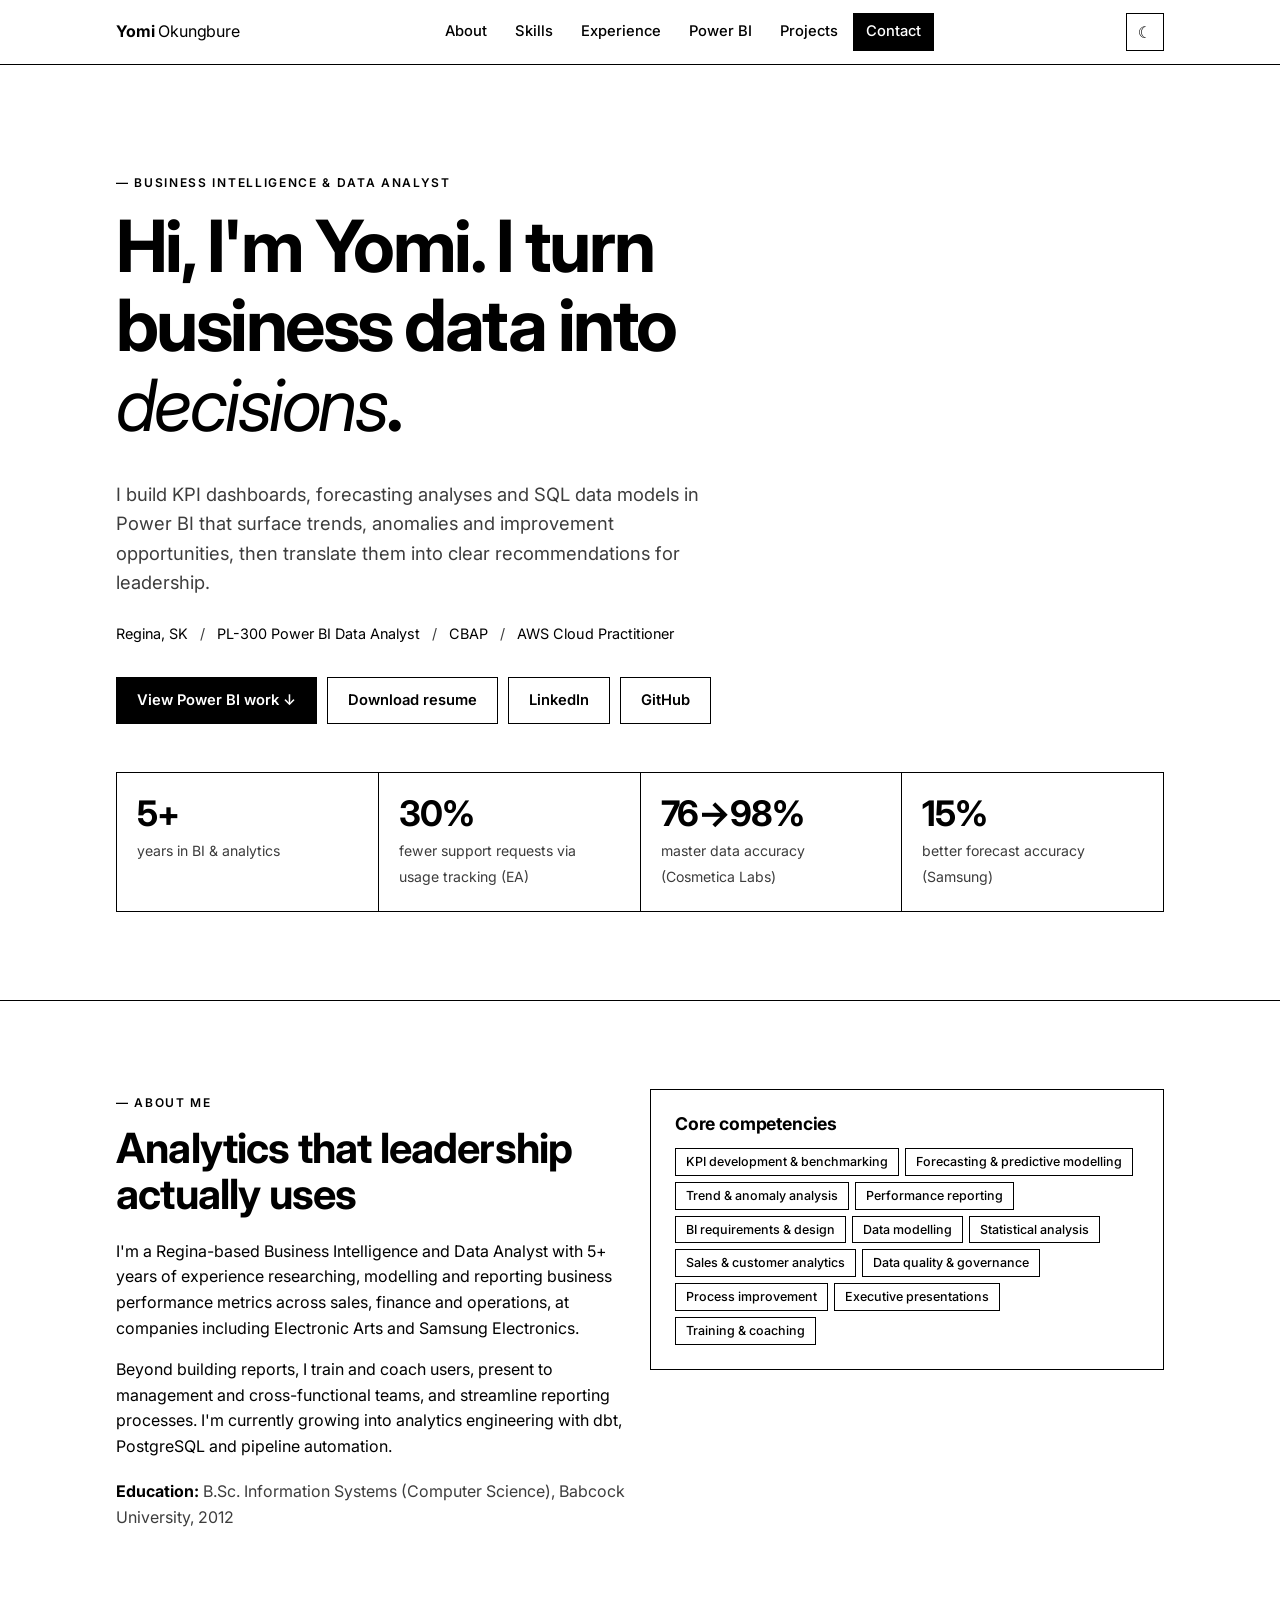
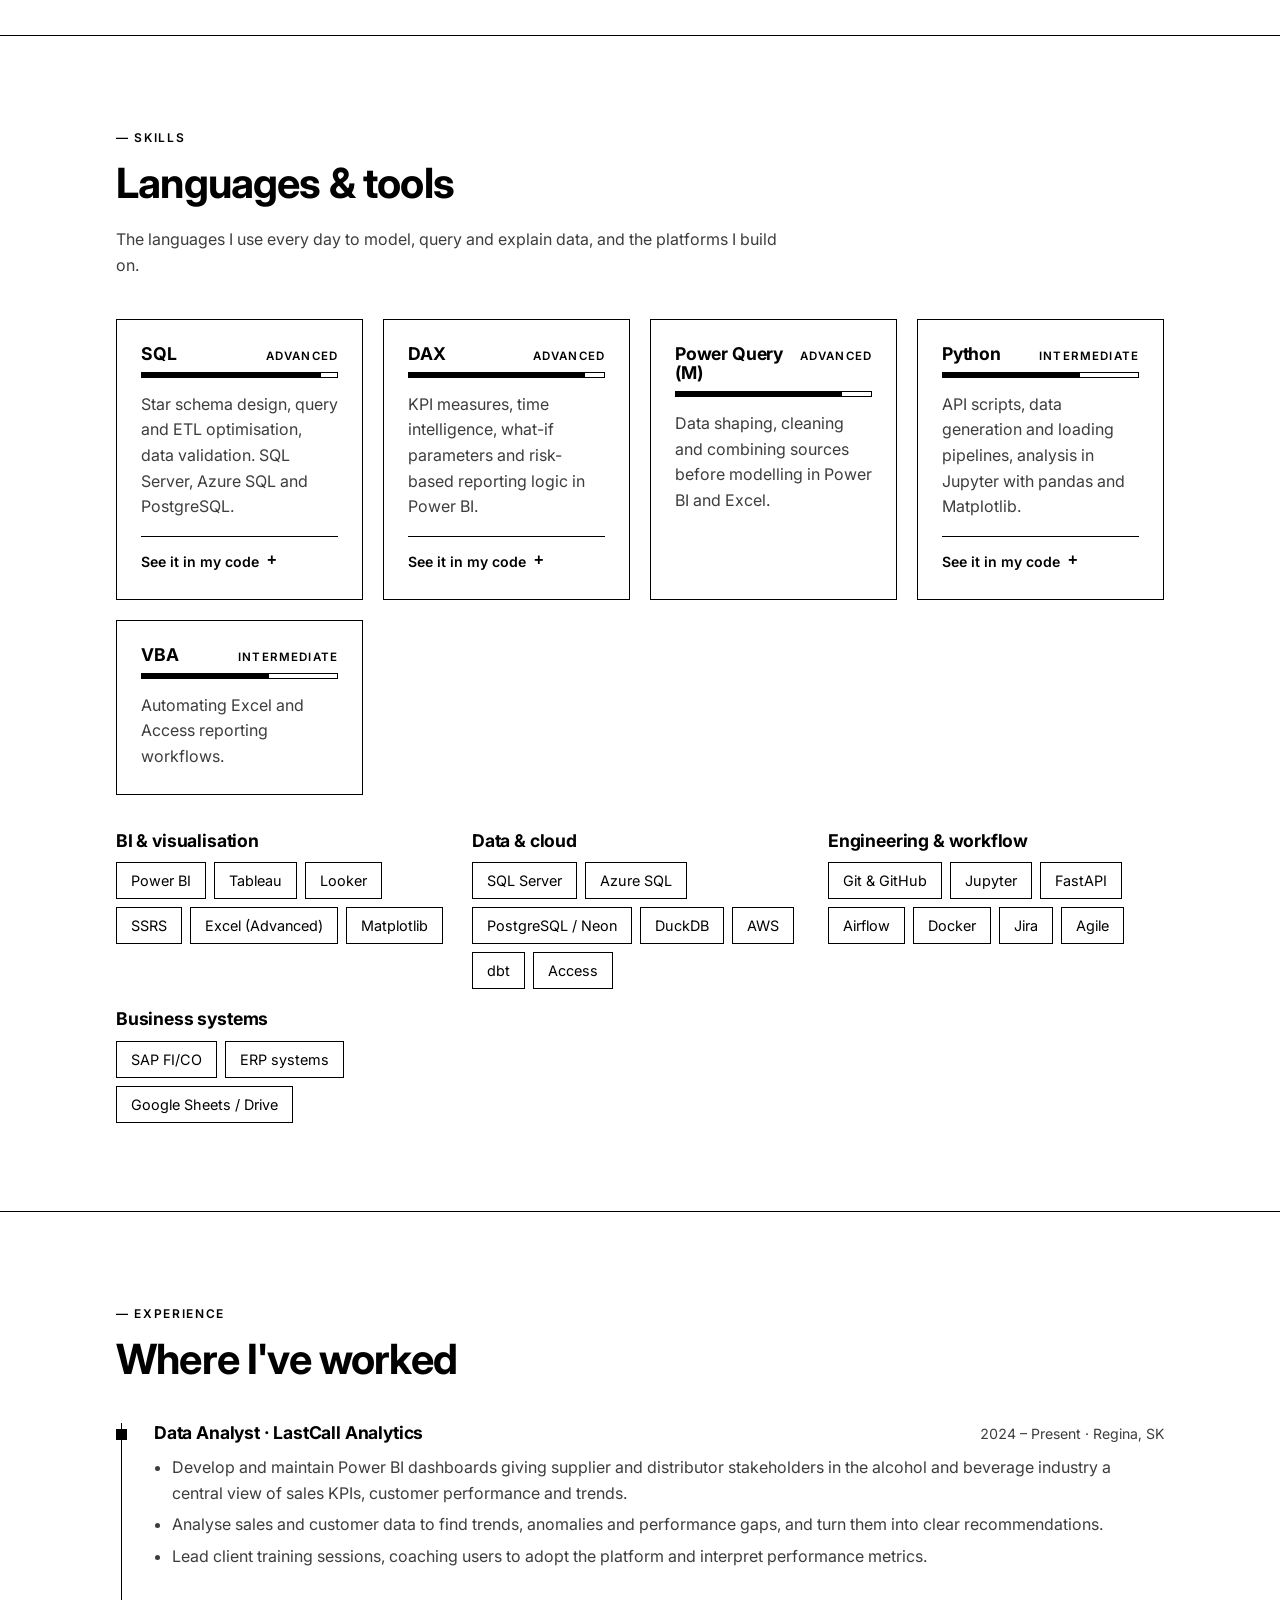
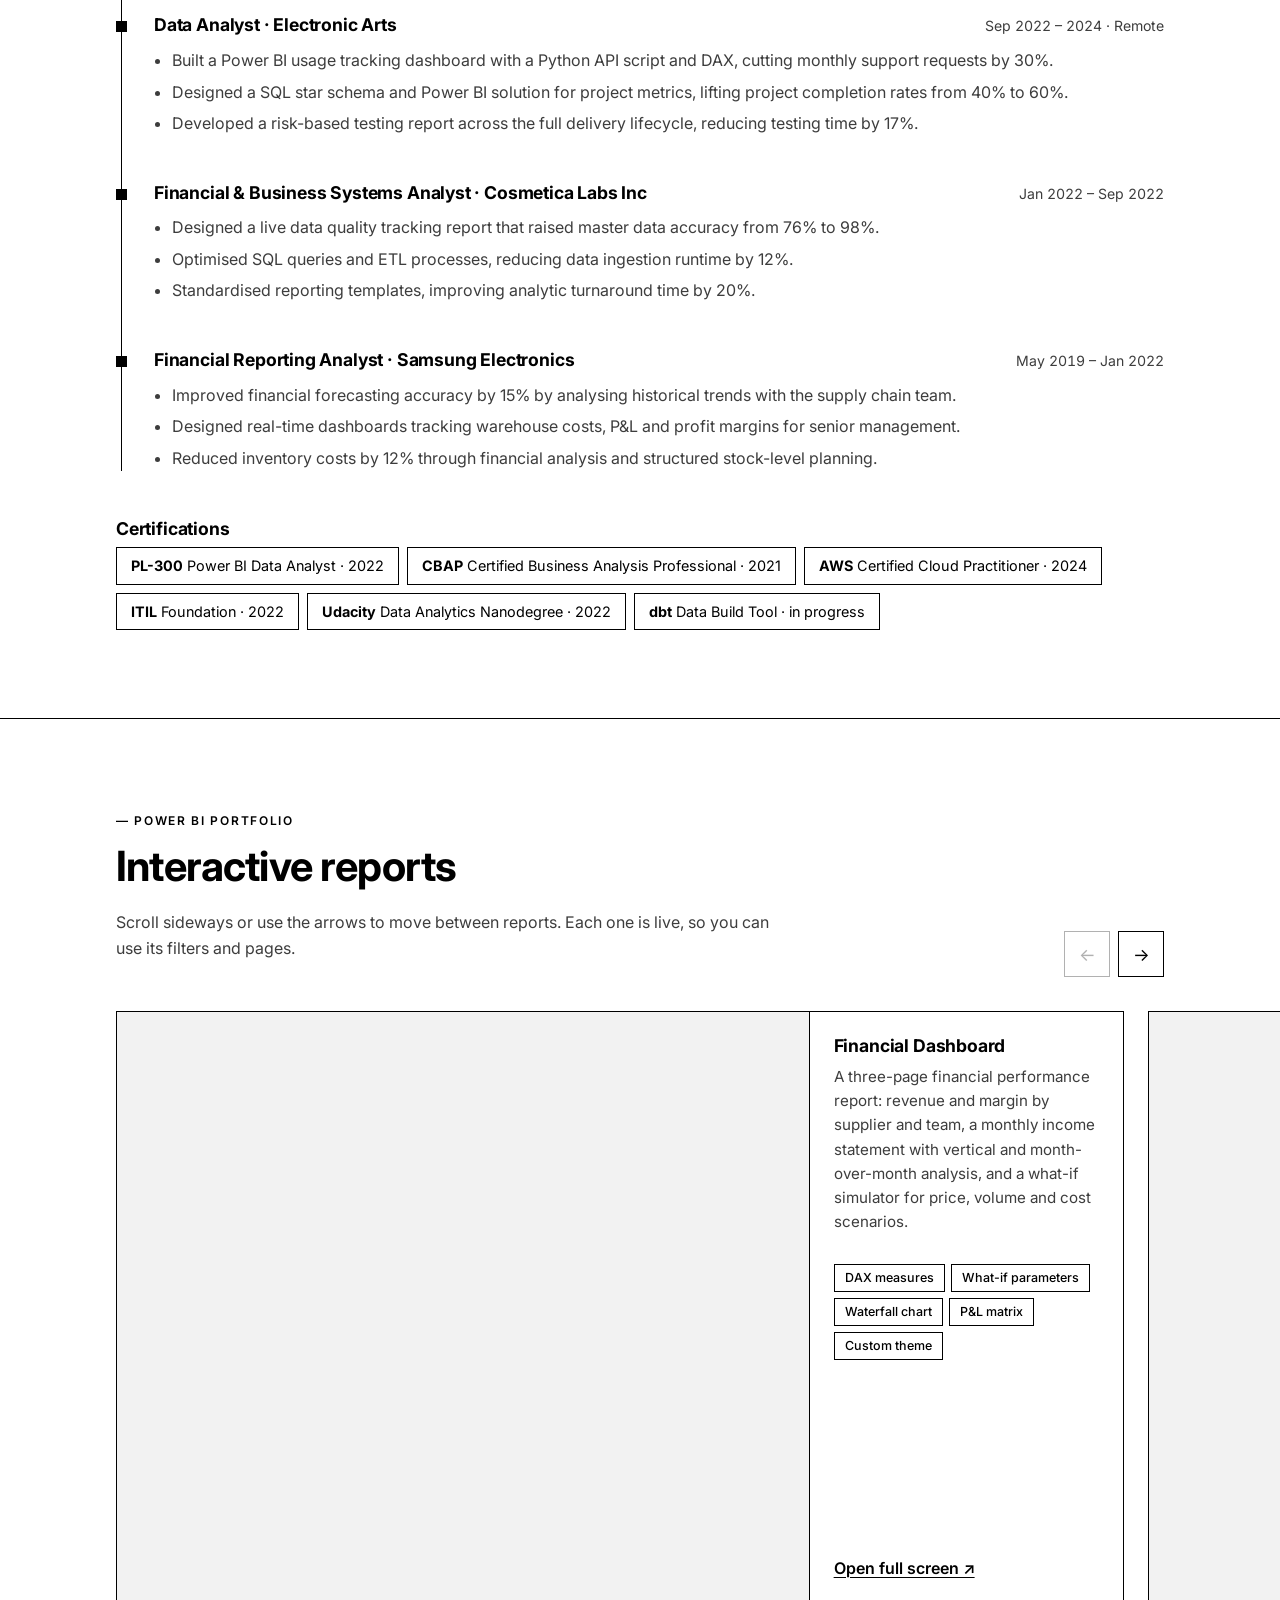
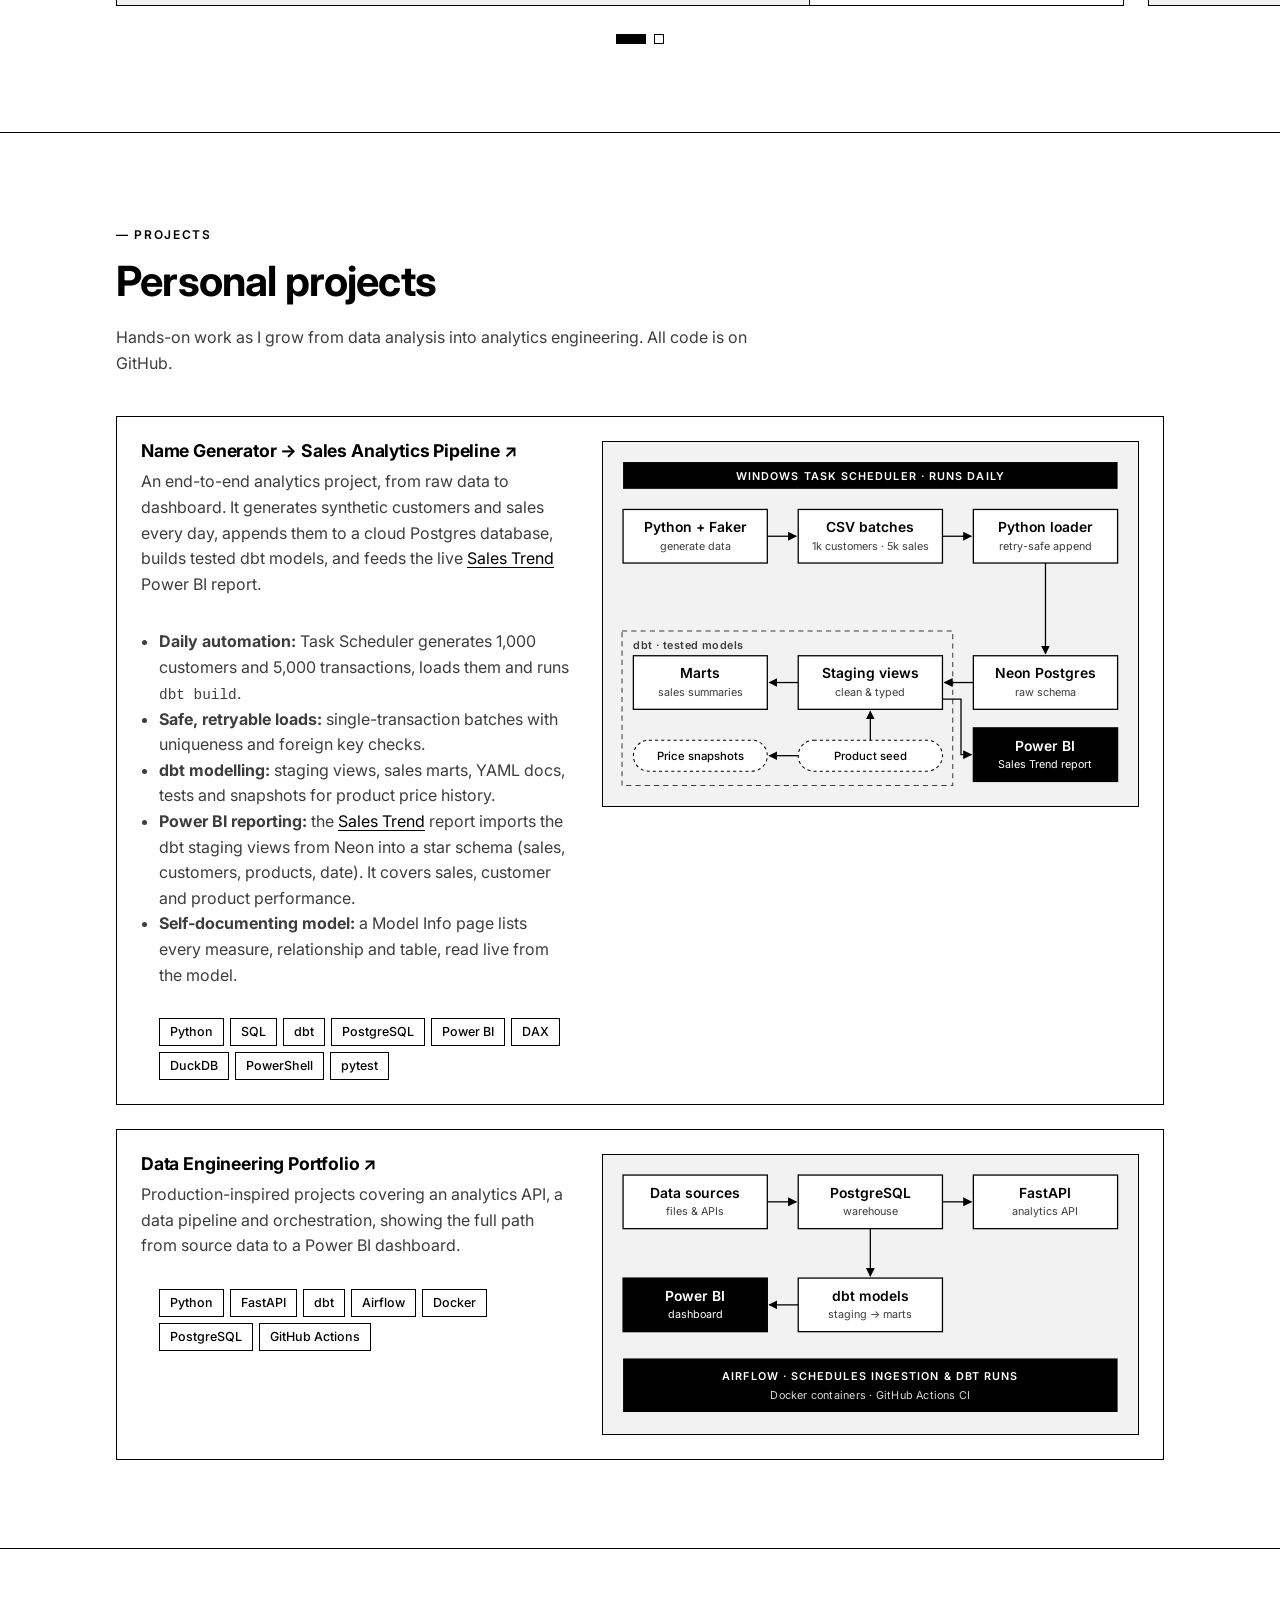
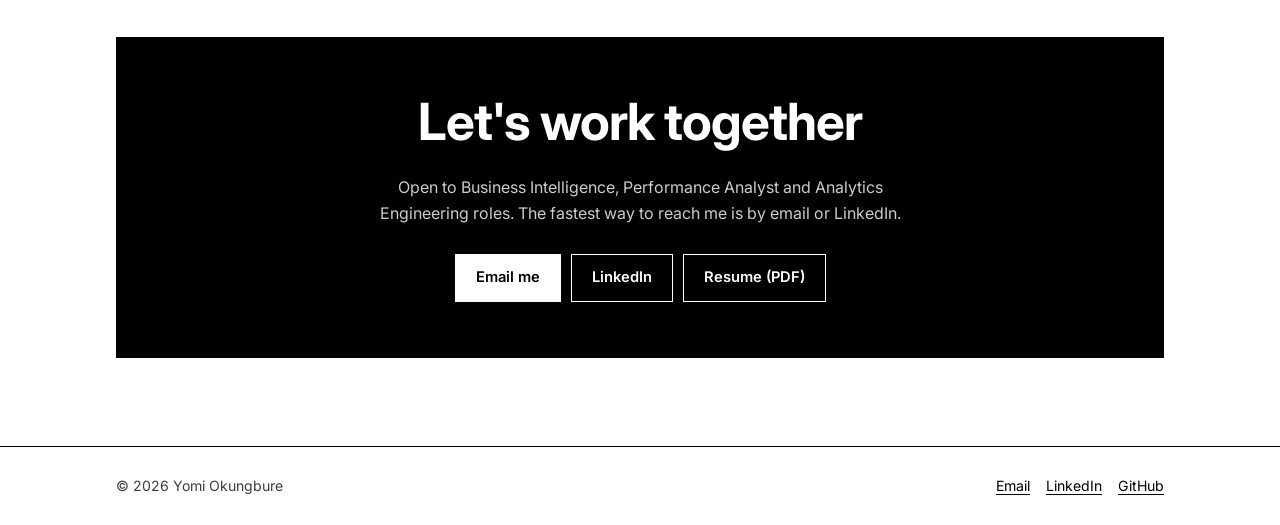
<file: index.html>
<!doctype html>
<html lang="en">
<head>
  <meta charset="utf-8">
  <meta name="viewport" content="width=device-width, initial-scale=1">
  <title>Yomi Okungbure | Business Intelligence & Data Analyst</title>
  <meta name="description" content="Regina-based Business Intelligence and Data Analyst with 5+ years building Power BI dashboards, SQL data models and forecasting analyses.">
  <meta property="og:title" content="Yomi Okungbure | Business Intelligence & Data Analyst">
  <meta property="og:description" content="Power BI dashboards, SQL data models, KPI benchmarking and forecasting.">
  <meta property="og:image" content="assets/img/financial-dashboard.jpg">
  <link rel="preconnect" href="https://fonts.googleapis.com">
  <link rel="preconnect" href="https://fonts.gstatic.com" crossorigin>
  <link href="https://fonts.googleapis.com/css2?family=Inter:wght@400;500;600;700&display=swap" rel="stylesheet">
  <link rel="stylesheet" href="assets/css/style.css">
  <script src="assets/js/main.js"></script>
</head>
<body>
  <header class="site-header">
    <div class="container nav">
      <a class="brand" href="#top">Yomi <span>Okungbure</span></a>
      <ul class="nav-links">
        <li><a href="#about">About</a></li>
        <li><a href="#skills">Skills</a></li>
        <li><a href="#experience">Experience</a></li>
        <li><a href="#powerbi">Power BI</a></li>
        <li><a href="#projects">Projects</a></li>
        <li><a href="#contact">Contact</a></li>
      </ul>
      <div class="nav-right">
        <button class="icon-btn" data-theme-toggle aria-label="Toggle dark mode">☾</button>
        <button class="icon-btn menu-btn" data-menu-toggle aria-label="Open menu" aria-expanded="false">☰</button>
      </div>
    </div>
  </header>

  <main id="top">
    <!-- ===================== HERO ===================== -->
    <section class="hero">
      <div class="container">
        <span class="eyebrow">Business Intelligence &amp; Data Analyst</span>
        <h1>Hi, I'm Yomi. I turn business data into <span>decisions</span>.</h1>
        <p class="lead">
          I build KPI dashboards, forecasting analyses and SQL data models in Power BI that surface trends,
          anomalies and improvement opportunities, then translate them into clear recommendations for leadership.
        </p>
        <div class="hero-meta">
          <span>Regina, SK</span>
          <span>PL-300 Power BI Data Analyst</span>
          <span>CBAP</span>
          <span>AWS Cloud Practitioner</span>
        </div>
        <div class="btn-row">
          <a class="btn btn-primary" href="#powerbi">View Power BI work ↓</a>
          <a class="btn" href="assets/Yomi_Okungbure_Resume.pdf" target="_blank" rel="noopener">Download resume</a>
          <a class="btn" href="https://www.linkedin.com/in/yomi-okungbure/" target="_blank" rel="noopener">LinkedIn</a>
          <a class="btn" href="https://github.com/BOkungbure" target="_blank" rel="noopener">GitHub</a>
        </div>
        <div class="stats" style="margin-top:48px">
          <div class="stat"><b>5+</b><span>years in BI &amp; analytics</span></div>
          <div class="stat"><b>30%</b><span>fewer support requests via usage tracking (EA)</span></div>
          <div class="stat"><b>76→98%</b><span>master data accuracy (Cosmetica Labs)</span></div>
          <div class="stat"><b>15%</b><span>better forecast accuracy (Samsung)</span></div>
        </div>
      </div>
    </section>

    <!-- ===================== ABOUT ===================== -->
    <section id="about">
      <div class="container grid grid-2" style="align-items:start">
        <div>
          <span class="eyebrow">About me</span>
          <h2>Analytics that leadership actually uses</h2>
          <p>
            I'm a Regina-based Business Intelligence and Data Analyst with 5+ years of experience researching,
            modelling and reporting business performance metrics across sales, finance and operations, at
            companies including Electronic Arts and Samsung Electronics.
          </p>
          <p>
            Beyond building reports, I train and coach users, present to management and cross-functional teams,
            and streamline reporting processes. I'm currently growing into analytics engineering with dbt,
            PostgreSQL and pipeline automation.
          </p>
          <p class="muted" style="margin-top:20px">
            <b style="color:var(--text)">Education:</b> B.Sc. Information Systems (Computer Science), Babcock University, 2012
          </p>
        </div>
        <div class="card">
          <h3>Core competencies</h3>
          <ul class="tags">
            <li>KPI development &amp; benchmarking</li>
            <li>Forecasting &amp; predictive modelling</li>
            <li>Trend &amp; anomaly analysis</li>
            <li>Performance reporting</li>
            <li>BI requirements &amp; design</li>
            <li>Data modelling</li>
            <li>Statistical analysis</li>
            <li>Sales &amp; customer analytics</li>
            <li>Data quality &amp; governance</li>
            <li>Process improvement</li>
            <li>Executive presentations</li>
            <li>Training &amp; coaching</li>
          </ul>
        </div>
      </div>
    </section>

    <!-- ===================== SKILLS ===================== -->
    <section id="skills">
      <div class="container">
        <div class="section-head">
          <span class="eyebrow">Skills</span>
          <h2>Languages &amp; tools</h2>
          <p class="muted">The languages I use every day to model, query and explain data, and the platforms I build on.</p>
        </div>
        <!-- To edit: change the level text and the meter width (e.g. style="width:90%"). -->
        <div class="grid grid-3">
          <article class="card skill-card">
            <h3>SQL <span class="level">Advanced</span></h3>
            <div class="meter"><i style="width:92%"></i></div>
            <p class="muted">Star schema design, query and ETL optimisation, data validation. SQL Server, Azure SQL and PostgreSQL.</p>
            <details class="snippet">
              <summary>See it in my code</summary>
              <p class="snippet-cap">A dbt mart that rolls each customer's full purchase history into one row: lifetime value, order count and first and last order dates.<span class="muted"> Lightly trimmed for length.</span></p>
<pre><code data-lang="sql">-- Mart: one row per customer, powering "top customers" reporting.
with customer_sales as (
    select * from {{ ref('customer_sales') }}
)

select
    user_id,
    full_name,
    state,
    count(transaction_id)          as transaction_count,
    sum(quantity)                  as total_items_purchased,
    round(sum(total_amount), 2)    as lifetime_value,
    round(avg(total_amount), 2)    as avg_order_value,
    min(order_date)                as first_order_date,
    max(order_date)                as last_order_date
from customer_sales
group by 1, 2, 3
order by lifetime_value desc</code></pre>
              <a class="snippet-link" href="https://github.com/BOkungbure/name_generator_duckdb/blob/main/models/marts/customer_sales_summary.sql" target="_blank" rel="noopener">customer_sales_summary.sql on GitHub ↗</a>
            </details>
          </article>
          <article class="card skill-card">
            <h3>DAX <span class="level">Advanced</span></h3>
            <div class="meter"><i style="width:90%"></i></div>
            <p class="muted">KPI measures, time intelligence, what-if parameters and risk-based reporting logic in Power BI.</p>
            <details class="snippet">
              <summary>See it in my code</summary>
              <p class="snippet-cap">From my Financial Dashboard. One measure drives the whole income statement: detail rows show operating income, and subtotal rows show a running total down the P&amp;L. A second measure adds month-over-month change.<span class="muted"> Lightly trimmed for length.</span></p>
<pre><code data-lang="dax">P&amp;L Amount =
VAR vRT =
    CALCULATE (
        [Operating Income],
        FILTER (
            ALL ( dAccountHeader ),
            dAccountHeader[HeaderID] &lt;= MAX ( dAccountHeader[HeaderID] )
        )
    )
VAR vSubTotal = MAX ( dAccountHeader[Subtotal] )
VAR vSubHeaderScope = ISINSCOPE ( dAccount[Subheader Account] )
RETURN
    SWITCH (
        vSubTotal,
        0, [Operating Income],
        1, IF ( vSubHeaderScope, BLANK (), vRT ),
        BLANK ()
    )

MoM Change % =
VAR vPrevMonth =
    CALCULATE ( [P&amp;L Amount], DATEADD ( 'Date'[Date], -1, MONTH ) )
RETURN
    DIVIDE ( [P&amp;L Amount] - vPrevMonth, ABS ( vPrevMonth ) )</code></pre>
              <a class="snippet-link" href="#powerbi">See these measures in the live report ↓</a>
            </details>
          </article>
          <article class="card skill-card">
            <h3>Power Query (M) <span class="level">Advanced</span></h3>
            <div class="meter"><i style="width:85%"></i></div>
            <p class="muted">Data shaping, cleaning and combining sources before modelling in Power BI and Excel.</p>
          </article>
          <article class="card skill-card">
            <h3>Python <span class="level">Intermediate</span></h3>
            <div class="meter"><i style="width:70%"></i></div>
            <p class="muted">API scripts, data generation and loading pipelines, analysis in Jupyter with pandas and Matplotlib.</p>
            <details class="snippet">
              <summary>See it in my code</summary>
              <p class="snippet-cap">The daily loader makes each run safe to repeat. If a batch is already loaded, it skips it. If a half-loaded batch doesn't match, it stops rather than mixing data. Everything runs in one database transaction.<span class="muted"> Lightly trimmed for length.</span></p>
<pre><code data-lang="python">with psycopg.connect(**_connection_settings()) as connection:
    with connection.cursor() as cursor:
        _ensure_raw_tables(cursor)
        cursor.execute(
            """
            SELECT
                (SELECT count(*) FROM raw.names WHERE source_batch_id = %s),
                (SELECT count(*) FROM raw.sales_transactions WHERE source_batch_id = %s)
            """,
            (batch_date, batch_date),
        )
        existing_names, existing_transactions = cursor.fetchone()
        if existing_names or existing_transactions:
            if (existing_names, existing_transactions) == (len(names), len(transactions)):
                print(f"Batch {batch_date} already loaded; skipping.")
                return
            raise RuntimeError(
                f"Batch {batch_date} exists with different row counts. No rows were loaded."
            )

        cursor.executemany(
            f"""
            INSERT INTO raw.names ({", ".join(NAME_COLUMNS)})
            VALUES ({name_placeholders})
            ON CONFLICT (source_batch_id, source_row_number) DO NOTHING
            """,
            names,
        )</code></pre>
              <a class="snippet-link" href="https://github.com/BOkungbure/name_generator_duckdb/blob/main/scripts/load_to_neon.py#L162-L218" target="_blank" rel="noopener">load_to_neon.py on GitHub ↗</a>
            </details>
          </article>
          <article class="card skill-card">
            <h3>VBA <span class="level">Intermediate</span></h3>
            <div class="meter"><i style="width:65%"></i></div>
            <p class="muted">Automating Excel and Access reporting workflows.</p>
          </article>
        </div>

        <div class="grid grid-2" style="margin-top:36px">
          <div class="chip-group">
            <h3>BI &amp; visualisation</h3>
            <ul class="chips"><li>Power BI</li><li>Tableau</li><li>Looker</li><li>SSRS</li><li>Excel (Advanced)</li><li>Matplotlib</li></ul>
          </div>
          <div class="chip-group">
            <h3>Data &amp; cloud</h3>
            <ul class="chips"><li>SQL Server</li><li>Azure SQL</li><li>PostgreSQL / Neon</li><li>DuckDB</li><li>AWS</li><li>dbt</li><li>Access</li></ul>
          </div>
          <div class="chip-group">
            <h3>Engineering &amp; workflow</h3>
            <ul class="chips"><li>Git &amp; GitHub</li><li>Jupyter</li><li>FastAPI</li><li>Airflow</li><li>Docker</li><li>Jira</li><li>Agile</li></ul>
          </div>
          <div class="chip-group">
            <h3>Business systems</h3>
            <ul class="chips"><li>SAP FI/CO</li><li>ERP systems</li><li>Google Sheets / Drive</li></ul>
          </div>
        </div>
      </div>
    </section>

    <!-- ===================== EXPERIENCE ===================== -->
    <section id="experience">
      <div class="container">
        <div class="section-head">
          <span class="eyebrow">Experience</span>
          <h2>Where I've worked</h2>
        </div>
        <div class="timeline">
          <article class="job">
            <div class="job-head">
              <h3>Data Analyst · LastCall Analytics</h3>
              <span class="job-meta">2024 – Present · Regina, SK</span>
            </div>
            <ul>
              <li>Develop and maintain Power BI dashboards giving supplier and distributor stakeholders in the alcohol and beverage industry a central view of sales KPIs, customer performance and trends.</li>
              <li>Analyse sales and customer data to find trends, anomalies and performance gaps, and turn them into clear recommendations.</li>
              <li>Lead client training sessions, coaching users to adopt the platform and interpret performance metrics.</li>
            </ul>
          </article>
          <article class="job">
            <div class="job-head">
              <h3>Data Analyst · Electronic Arts</h3>
              <span class="job-meta">Sep 2022 – 2024 · Remote</span>
            </div>
            <ul>
              <li>Built a Power BI usage tracking dashboard with a Python API script and DAX, cutting monthly support requests by 30%.</li>
              <li>Designed a SQL star schema and Power BI solution for project metrics, lifting project completion rates from 40% to 60%.</li>
              <li>Developed a risk-based testing report across the full delivery lifecycle, reducing testing time by 17%.</li>
            </ul>
          </article>
          <article class="job">
            <div class="job-head">
              <h3>Financial &amp; Business Systems Analyst · Cosmetica Labs Inc</h3>
              <span class="job-meta">Jan 2022 – Sep 2022</span>
            </div>
            <ul>
              <li>Designed a live data quality tracking report that raised master data accuracy from 76% to 98%.</li>
              <li>Optimised SQL queries and ETL processes, reducing data ingestion runtime by 12%.</li>
              <li>Standardised reporting templates, improving analytic turnaround time by 20%.</li>
            </ul>
          </article>
          <article class="job">
            <div class="job-head">
              <h3>Financial Reporting Analyst · Samsung Electronics</h3>
              <span class="job-meta">May 2019 – Jan 2022</span>
            </div>
            <ul>
              <li>Improved financial forecasting accuracy by 15% by analysing historical trends with the supply chain team.</li>
              <li>Designed real-time dashboards tracking warehouse costs, P&amp;L and profit margins for senior management.</li>
              <li>Reduced inventory costs by 12% through financial analysis and structured stock-level planning.</li>
            </ul>
          </article>
        </div>

        <h3 style="margin-top:48px">Certifications</h3>
        <ul class="chips">
          <li><b>PL-300</b> Power BI Data Analyst · 2022</li>
          <li><b>CBAP</b> Certified Business Analysis Professional · 2021</li>
          <li><b>AWS</b> Certified Cloud Practitioner · 2024</li>
          <li><b>ITIL</b> Foundation · 2022</li>
          <li><b>Udacity</b> Data Analytics Nanodegree · 2022</li>
          <li><b>dbt</b> Data Build Tool · in progress</li>
        </ul>
      </div>
    </section>

    <!-- ===================== POWER BI (horizontal scroll) ===================== -->
    <section id="powerbi" class="powerbi">
      <div class="container">
        <div class="carousel-head">
          <div class="section-head" style="margin-bottom:0">
            <span class="eyebrow">Power BI portfolio</span>
            <h2>Interactive reports</h2>
            <p class="muted">Scroll sideways or use the arrows to move between reports. Each one is live, so you can use its filters and pages.</p>
          </div>
          <div class="carousel-nav">
            <button class="icon-btn" data-carousel-prev aria-label="Previous report">←</button>
            <button class="icon-btn" data-carousel-next aria-label="Next report">→</button>
          </div>
        </div>
      </div>

      <div class="carousel" data-carousel tabindex="0" aria-label="Power BI reports">
        <!-- ===== REPORT SLIDE =====
             To add a report: copy one <article class="slide"> ... </article> block,
             paste it inside this carousel, and change the title, text, tags and both URLs.
             The dots under the carousel update automatically. -->
        <article class="slide">
          <div class="slide-inner">
            <div class="embed">
              <iframe title="Financial Dashboard" loading="lazy" allowfullscreen
                src="https://app.powerbi.com/view?r=eyJrIjoiOGRiNzBlMWUtNGJmMS00ODQ2LTg1NzEtYzkzYTUyNWY1YzA4IiwidCI6IjFiYjY1Y2MxLTcxMDItNGRlYi05Y2FlLTVlODljMjE5MjMzNCJ9"></iframe>
            </div>
            <div class="slide-text">
              <h3>Financial Dashboard</h3>
              <p class="muted">
                A three-page financial performance report: revenue and margin by supplier and team, a monthly
                income statement with vertical and month-over-month analysis, and a what-if simulator for
                price, volume and cost scenarios.
              </p>
              <ul class="tags"><li>DAX measures</li><li>What-if parameters</li><li>Waterfall chart</li><li>P&amp;L matrix</li><li>Custom theme</li></ul>
              <a class="ext-link" href="https://app.powerbi.com/view?r=eyJrIjoiOGRiNzBlMWUtNGJmMS00ODQ2LTg1NzEtYzkzYTUyNWY1YzA4IiwidCI6IjFiYjY1Y2MxLTcxMDItNGRlYi05Y2FlLTVlODljMjE5MjMzNCJ9" target="_blank" rel="noopener">Open full screen ↗</a>
            </div>
          </div>
        </article>
        <!-- ===== END REPORT SLIDE ===== -->

        <article class="slide">
          <div class="slide-inner">
            <div class="embed">
              <iframe title="Sales Trend" loading="lazy" allowfullscreen
                src="https://app.powerbi.com/view?r=eyJrIjoiOWFjODA3NjUtNGY5Mi00ODk3LWE3MzAtMDk1NTg3ZDJmOWFiIiwidCI6IjFiYjY1Y2MxLTcxMDItNGRlYi05Y2FlLTVlODljMjE5MjMzNCJ9"></iframe>
            </div>
            <div class="slide-text">
              <h3>Sales Trend</h3>
              <p class="muted">
                A four-page sales report built on my own
                <a href="#projects">Name Generator pipeline</a>, reading dbt staging views live from Neon Postgres.
                It covers sales overview (revenue, orders, average order value, payment methods, regions),
                customers (demographics, new customers by month, top customers) and product performance.
                A final Model Info page documents every measure and relationship, read live from the model.
              </p>
              <ul class="tags"><li>Star schema</li><li>USERELATIONSHIP</li><li>REMOVEFILTERS</li><li>Self-documenting model</li><li>Postgres source</li></ul>
              <a class="ext-link" href="https://app.powerbi.com/view?r=eyJrIjoiOWFjODA3NjUtNGY5Mi00ODk3LWE3MzAtMDk1NTg3ZDJmOWFiIiwidCI6IjFiYjY1Y2MxLTcxMDItNGRlYi05Y2FlLTVlODljMjE5MjMzNCJ9" target="_blank" rel="noopener">Open full screen ↗</a>
            </div>
          </div>
        </article>
      </div>

      <div class="container">
        <div class="dots" data-carousel-dots></div>
      </div>
    </section>

    <!-- ===================== PROJECTS ===================== -->
    <section id="projects">
      <div class="container">
        <div class="section-head">
          <span class="eyebrow">Projects</span>
          <h2>Personal projects</h2>
          <p class="muted">Hands-on work as I grow from data analysis into analytics engineering. All code is on GitHub.</p>
        </div>
        <div class="grid projects-list">
          <article class="card project">
            <h3><a href="https://github.com/BOkungbure/name_generator_duckdb" target="_blank" rel="noopener">Name Generator → Sales Analytics Pipeline ↗</a></h3>
            <p class="muted">
              An end-to-end analytics project, from raw data to dashboard. It generates synthetic customers and
              sales every day, appends them to a cloud Postgres database, builds tested dbt models, and feeds
              the live <a href="#powerbi">Sales Trend</a> Power BI report.
            </p>
            <figure class="diagram">
              <svg viewBox="-2 -2 484 318" role="img" aria-labelledby="dg1-title">
                <title id="dg1-title">Pipeline: Windows Task Scheduler runs daily. Python and Faker generate CSV batches, a Python loader appends them to Neon Postgres, then dbt builds staging views and marts, using a product seed and price-history snapshots. The Power BI Sales Trend report imports the staging views.</title>
                <defs>
                  <marker id="dg1-arrow" viewBox="0 0 10 10" refX="9" refY="5" markerWidth="7" markerHeight="7" orient="auto-start-reverse"><path d="M0 0 L10 5 L0 10 z" class="dg-head"/></marker>
                </defs>
                <!-- schedule band -->
                <rect class="dg-band" x="0" y="0" width="480" height="26"/>
                <text class="dg-band-text" x="240" y="17.5" text-anchor="middle">WINDOWS TASK SCHEDULER · RUNS DAILY</text>
                <!-- row 1 -->
                <g class="dg-node"><rect x="0" y="46" width="140" height="52"/><text x="70" y="68" text-anchor="middle">Python + Faker</text><text class="dg-sub" x="70" y="85" text-anchor="middle">generate data</text></g>
                <g class="dg-node"><rect x="170" y="46" width="140" height="52"/><text x="240" y="68" text-anchor="middle">CSV batches</text><text class="dg-sub" x="240" y="85" text-anchor="middle">1k customers · 5k sales</text></g>
                <g class="dg-node"><rect x="340" y="46" width="140" height="52"/><text x="410" y="68" text-anchor="middle">Python loader</text><text class="dg-sub" x="410" y="85" text-anchor="middle">retry-safe append</text></g>
                <line class="dg-edge" x1="140" y1="72" x2="168" y2="72" marker-end="url(#dg1-arrow)"/>
                <line class="dg-edge" x1="310" y1="72" x2="338" y2="72" marker-end="url(#dg1-arrow)"/>
                <line class="dg-edge" x1="410" y1="98" x2="410" y2="186" marker-end="url(#dg1-arrow)"/>
                <!-- dbt group -->
                <rect class="dg-group" x="-1" y="164" width="321" height="150"/>
                <text class="dg-group-text" x="10" y="181">dbt · tested models</text>
                <!-- row 2 -->
                <g class="dg-node"><rect x="340" y="188" width="140" height="52"/><text x="410" y="210" text-anchor="middle">Neon Postgres</text><text class="dg-sub" x="410" y="227" text-anchor="middle">raw schema</text></g>
                <g class="dg-node"><rect x="170" y="188" width="140" height="52"/><text x="240" y="210" text-anchor="middle">Staging views</text><text class="dg-sub" x="240" y="227" text-anchor="middle">clean &amp; typed</text></g>
                <g class="dg-node"><rect x="10" y="188" width="130" height="52"/><text x="75" y="210" text-anchor="middle">Marts</text><text class="dg-sub" x="75" y="227" text-anchor="middle">sales summaries</text></g>
                <line class="dg-edge" x1="340" y1="214" x2="312" y2="214" marker-end="url(#dg1-arrow)"/>
                <line class="dg-edge" x1="170" y1="214" x2="142" y2="214" marker-end="url(#dg1-arrow)"/>
                <!-- seed + snapshots -->
                <g class="dg-pill"><rect x="170" y="270" width="140" height="30"/><text x="240" y="289.5" text-anchor="middle">Product seed</text></g>
                <g class="dg-pill"><rect x="10" y="270" width="130" height="30"/><text x="75" y="289.5" text-anchor="middle">Price snapshots</text></g>
                <line class="dg-edge" x1="240" y1="270" x2="240" y2="242" marker-end="url(#dg1-arrow)"/>
                <line class="dg-edge" x1="170" y1="285" x2="142" y2="285" marker-end="url(#dg1-arrow)"/>
                <!-- Power BI: imports the staging views -->
                <g class="dg-node dg-key"><rect x="340" y="258" width="140" height="52"/><text x="410" y="280" text-anchor="middle">Power BI</text><text class="dg-sub" x="410" y="297" text-anchor="middle">Sales Trend report</text></g>
                <path class="dg-edge" d="M310 230 H328 V284 H338" marker-end="url(#dg1-arrow)"/>
              </svg>
            </figure>
            <ul>
              <li><b>Daily automation:</b> Task Scheduler generates 1,000 customers and 5,000 transactions, loads them and runs <code>dbt build</code>.</li>
              <li><b>Safe, retryable loads:</b> single-transaction batches with uniqueness and foreign key checks.</li>
              <li><b>dbt modelling:</b> staging views, sales marts, YAML docs, tests and snapshots for product price history.</li>
              <li><b>Power BI reporting:</b> the <a href="#powerbi">Sales Trend</a> report imports the dbt staging views from Neon into a star schema (sales, customers, products, date). It covers sales, customer and product performance.</li>
              <li><b>Self-documenting model:</b> a Model Info page lists every measure, relationship and table, read live from the model.</li>
            </ul>
            <ul class="tags"><li>Python</li><li>SQL</li><li>dbt</li><li>PostgreSQL</li><li>Power BI</li><li>DAX</li><li>DuckDB</li><li>PowerShell</li><li>pytest</li></ul>
          </article>

          <article class="card project">
            <h3><a href="https://github.com/BOkungbure/data-engineering-portfolio" target="_blank" rel="noopener">Data Engineering Portfolio ↗</a></h3>
            <p class="muted">
              Production-inspired projects covering an analytics API, a data pipeline and orchestration,
              showing the full path from source data to a Power BI dashboard.
            </p>
            <figure class="diagram">
              <svg viewBox="-2 -2 484 236" role="img" aria-labelledby="dg2-title">
                <title id="dg2-title">Architecture: data sources load into PostgreSQL, which serves a FastAPI analytics API and feeds dbt models that power a Power BI dashboard. Airflow orchestrates the pipeline, Docker containerises it and GitHub Actions runs CI.</title>
                <defs>
                  <marker id="dg2-arrow" viewBox="0 0 10 10" refX="9" refY="5" markerWidth="7" markerHeight="7" orient="auto-start-reverse"><path d="M0 0 L10 5 L0 10 z" class="dg-head"/></marker>
                </defs>
                <!-- row 1 -->
                <g class="dg-node"><rect x="0" y="0" width="140" height="52"/><text x="70" y="22" text-anchor="middle">Data sources</text><text class="dg-sub" x="70" y="39" text-anchor="middle">files &amp; APIs</text></g>
                <g class="dg-node"><rect x="170" y="0" width="140" height="52"/><text x="240" y="22" text-anchor="middle">PostgreSQL</text><text class="dg-sub" x="240" y="39" text-anchor="middle">warehouse</text></g>
                <g class="dg-node"><rect x="340" y="0" width="140" height="52"/><text x="410" y="22" text-anchor="middle">FastAPI</text><text class="dg-sub" x="410" y="39" text-anchor="middle">analytics API</text></g>
                <line class="dg-edge" x1="140" y1="26" x2="168" y2="26" marker-end="url(#dg2-arrow)"/>
                <line class="dg-edge" x1="310" y1="26" x2="338" y2="26" marker-end="url(#dg2-arrow)"/>
                <line class="dg-edge" x1="240" y1="52" x2="240" y2="98" marker-end="url(#dg2-arrow)"/>
                <!-- row 2 -->
                <g class="dg-node"><rect x="170" y="100" width="140" height="52"/><text x="240" y="122" text-anchor="middle">dbt models</text><text class="dg-sub" x="240" y="139" text-anchor="middle">staging → marts</text></g>
                <g class="dg-node dg-key"><rect x="0" y="100" width="140" height="52"/><text x="70" y="122" text-anchor="middle">Power BI</text><text class="dg-sub" x="70" y="139" text-anchor="middle">dashboard</text></g>
                <line class="dg-edge" x1="170" y1="126" x2="142" y2="126" marker-end="url(#dg2-arrow)"/>
                <!-- platform band -->
                <rect class="dg-band" x="0" y="178" width="480" height="52"/>
                <text class="dg-band-text" x="240" y="199" text-anchor="middle">AIRFLOW · SCHEDULES INGESTION &amp; DBT RUNS</text>
                <text class="dg-band-text dg-band-sub" x="240" y="217" text-anchor="middle">Docker containers · GitHub Actions CI</text>
              </svg>
            </figure>
            <ul class="tags"><li>Python</li><li>FastAPI</li><li>dbt</li><li>Airflow</li><li>Docker</li><li>PostgreSQL</li><li>GitHub Actions</li></ul>
          </article>
        </div>
      </div>
    </section>

    <!-- ===================== CONTACT ===================== -->
    <section id="contact">
      <div class="container">
        <div class="cta">
          <h2>Let's work together</h2>
          <p>Open to Business Intelligence, Performance Analyst and Analytics Engineering roles. The fastest way to reach me is by email or LinkedIn.</p>
          <div class="btn-row" style="justify-content:center">
            <a class="btn" href="mailto:b.okungbure@gmail.com">Email me</a>
            <a class="btn btn-ghost" href="https://www.linkedin.com/in/yomi-okungbure/" target="_blank" rel="noopener">LinkedIn</a>
            <a class="btn btn-ghost" href="assets/Yomi_Okungbure_Resume.pdf" target="_blank" rel="noopener">Resume (PDF)</a>
          </div>
        </div>
      </div>
    </section>
  </main>

  <footer class="site-footer">
    <div class="container">
      <span>© <span data-year></span> Yomi Okungbure</span>
      <nav>
        <a href="mailto:b.okungbure@gmail.com">Email</a>
        <a href="https://www.linkedin.com/in/yomi-okungbure/" target="_blank" rel="noopener">LinkedIn</a>
        <a href="https://github.com/BOkungbure" target="_blank" rel="noopener">GitHub</a>
      </nav>
    </div>
  </footer>
</body>
</html>
</file>
<file: assets/css/style.css>
/* ===== Minimal, high-contrast black & white =====
   Light mode: black on white. Dark mode: white on black.
   Every colour on the page comes from these four tokens. */
:root {
  --bg: #ffffff;
  --text: #000000;
  --muted: #3d3d3d;   /* 10.6:1 on white */
  --line: #000000;
  --soft: #f2f2f2;
  --maxw: 1080px;
}
@media (prefers-color-scheme: dark) {
  :root:not([data-theme="light"]) {
    --bg: #000000;
    --text: #ffffff;
    --muted: #c7c7c7;   /* 12.4:1 on black */
    --line: #ffffff;
    --soft: #141414;
  }
}
:root[data-theme="dark"] {
  --bg: #000000;
  --text: #ffffff;
  --muted: #c7c7c7;
  --line: #ffffff;
  --soft: #141414;
}

/* ===== Base ===== */
*, *::before, *::after { box-sizing: border-box; }
html { scroll-behavior: smooth; }
body {
  margin: 0;
  background: var(--bg);
  color: var(--text);
  font-family: "Inter", system-ui, -apple-system, "Segoe UI", Roboto, sans-serif;
  font-size: 16px;
  line-height: 1.6;
  -webkit-font-smoothing: antialiased;
}
a { color: var(--text); text-decoration: underline; text-underline-offset: 3px; text-decoration-thickness: 1px; }
a:hover { text-decoration-thickness: 2px; }
:focus-visible { outline: 2px solid var(--text); outline-offset: 3px; }
::selection { background: var(--text); color: var(--bg); }
img { max-width: 100%; display: block; }
h1, h2, h3 { line-height: 1.1; margin: 0 0 .5em; letter-spacing: -.02em; font-weight: 700; }
h1 { font-size: clamp(2.4rem, 6.5vw, 4.5rem); letter-spacing: -.035em; }
h2 { font-size: clamp(1.8rem, 4vw, 2.6rem); }
h3 { font-size: 1.1rem; letter-spacing: -.01em; }
p { margin: 0 0 1em; }
code { font-family: ui-monospace, "Cascadia Code", Consolas, monospace; font-size: .9em; }
.container { max-width: var(--maxw); margin: 0 auto; padding: 0 16px; }
.muted { color: var(--muted); }

/* ===== Header / nav ===== */
.site-header {
  position: sticky; top: 0; z-index: 10;
  background: var(--bg);
  border-bottom: 1px solid var(--line);
}
.nav { display: flex; align-items: center; justify-content: space-between; height: 64px; gap: 12px; }
.brand { font-weight: 700; color: var(--text); font-size: 1rem; white-space: nowrap; text-decoration: none; letter-spacing: -.01em; }
.brand span { font-weight: 400; }
.nav-links { display: flex; align-items: center; gap: 2px; list-style: none; margin: 0; padding: 0; }
.nav-links a {
  display: block; padding: 6px 12px;
  color: var(--text); font-weight: 500; font-size: .92rem; text-decoration: none;
  border: 1px solid transparent;
}
.nav-links a:hover { border-color: var(--line); }
.nav-links a[aria-current="true"] { background: var(--text); color: var(--bg); }
.icon-btn {
  background: var(--bg); border: 1px solid var(--line); color: var(--text);
  width: 38px; height: 38px; cursor: pointer;
  display: inline-grid; place-items: center; font-size: 1rem; font-family: inherit;
}
.icon-btn:hover { background: var(--text); color: var(--bg); }
.nav-right { display: flex; gap: 8px; align-items: center; }
.menu-btn { display: none; }

@media (max-width: 760px) {
  .menu-btn { display: inline-grid; }
  .nav-links {
    display: none; position: absolute; top: 64px; left: 0; right: 0;
    flex-direction: column; align-items: stretch; gap: 0;
    background: var(--bg); border-bottom: 1px solid var(--line); padding: 8px 16px 16px;
  }
  .nav-links.open { display: flex; }
  .nav-links a { padding: 12px; }
}

/* ===== Sections ===== */
section { padding: 88px 0; border-top: 1px solid var(--line); }
section.hero { border-top: 0; }
section[id] { scroll-margin-top: 64px; }
.section-head { margin-bottom: 40px; max-width: 680px; }
.eyebrow {
  display: inline-block; font-size: .75rem; font-weight: 600; letter-spacing: .14em;
  text-transform: uppercase; color: var(--text); margin-bottom: 14px;
}
.eyebrow::before { content: "— "; }

/* ===== Hero ===== */
.hero { padding: 104px 0 88px; }
.hero h1 { max-width: 15ch; }
.hero h1 span { font-style: italic; font-weight: 400; }
.hero .lead { font-size: 1.15rem; color: var(--muted); max-width: 620px; }
.hero-meta { display: flex; flex-wrap: wrap; gap: 6px 0; color: var(--text); font-size: .9rem; margin: 24px 0 32px; }
.hero-meta span + span::before { content: "/"; margin: 0 12px; color: var(--muted); }
.btn-row { display: flex; flex-wrap: wrap; gap: 10px; }
.btn {
  display: inline-flex; align-items: center; gap: 8px;
  padding: 11px 20px; font-weight: 600; font-size: .92rem;
  border: 1px solid var(--line); color: var(--text); background: var(--bg);
  text-decoration: none;
}
.btn:hover { background: var(--text); color: var(--bg); }
.btn-primary { background: var(--text); color: var(--bg); }
.btn-primary:hover { background: var(--bg); color: var(--text); }

/* ===== Stats ===== */
.stats {
  display: grid; grid-template-columns: repeat(auto-fit, minmax(180px, 1fr));
  border-top: 1px solid var(--line); border-left: 1px solid var(--line);
}
.stat { padding: 22px 20px; border-right: 1px solid var(--line); border-bottom: 1px solid var(--line); }
.stat b { display: block; font-size: 2.2rem; line-height: 1.05; letter-spacing: -.03em; margin-bottom: 6px; }
.stat span { color: var(--muted); font-size: .88rem; }

/* ===== Cards ===== */
.grid { display: grid; gap: 20px; }
.grid > * { min-width: 0; }
.grid-2 { grid-template-columns: repeat(auto-fit, minmax(300px, 1fr)); }
.grid-3 { grid-template-columns: repeat(auto-fit, minmax(240px, 1fr)); }
.card { background: var(--bg); border: 1px solid var(--line); padding: 24px; }
.card p:last-child { margin-bottom: 0; }
.tags { display: flex; flex-wrap: wrap; gap: 6px; margin: 14px 0 0; padding: 0; list-style: none; }
.tags li {
  font-size: .78rem; padding: 3px 10px; font-weight: 500;
  border: 1px solid var(--line); color: var(--text);
}

/* ===== Skills ===== */
.skill-card h3 { display: flex; justify-content: space-between; align-items: baseline; gap: 8px; }
.level { font-size: .72rem; font-weight: 600; letter-spacing: .1em; text-transform: uppercase; white-space: nowrap; }
.meter { height: 6px; border: 1px solid var(--line); margin: 8px 0 14px; }
.meter > i { display: block; height: 100%; background: var(--text); }
/* Code snippets inside skill cards. An open card widens to the full row. */
.skill-card:has(.snippet[open]) { grid-column: 1 / -1; }
.grid-3:has(.snippet) { grid-auto-flow: dense; }
.snippet { margin-top: 16px; border-top: 1px solid var(--line); padding-top: 12px; }
.snippet summary {
  cursor: pointer; font-weight: 600; font-size: .88rem; list-style: none;
  display: inline-flex; align-items: center; gap: 8px; user-select: none;
}
.snippet summary::-webkit-details-marker { display: none; }
.snippet summary::after { content: "+"; font-family: ui-monospace, Consolas, monospace; font-size: 1rem; }
.snippet[open] summary::after { content: "−"; }
.snippet summary:hover { text-decoration: underline; text-underline-offset: 3px; }
.snippet-cap { font-size: .9rem; margin: 12px 0; max-width: 760px; }
.snippet pre {
  margin: 0; padding: 18px 20px; overflow-x: auto;
  background: var(--text); color: var(--bg);
  font-family: ui-monospace, "Cascadia Code", Consolas, monospace; font-size: .82rem; line-height: 1.65;
  tab-size: 4;
}
.snippet code { font-size: inherit; }
.snippet .tk-kw { font-weight: 700; }
.snippet .tk-fn { font-weight: 700; }
.snippet .tk-str { font-style: italic; opacity: .85; }
.snippet .tk-com { opacity: .55; font-style: italic; }
.snippet .tk-ref { text-decoration: underline; text-decoration-thickness: 1px; text-underline-offset: 2px; }
.snippet-link { display: inline-block; margin-top: 12px; font-size: .88rem; font-weight: 600; }
.chip-group h3 { margin-bottom: 12px; }
.chips { display: flex; flex-wrap: wrap; gap: 8px; list-style: none; margin: 0; padding: 0; }
.chips li { border: 1px solid var(--line); padding: 6px 14px; font-size: .9rem; }

/* ===== Timeline ===== */
.timeline { border-left: 1px solid var(--line); margin-left: 5px; padding-left: 32px; }
.job { position: relative; padding-bottom: 40px; }
.job:last-child { padding-bottom: 0; }
.job::before {
  content: ""; position: absolute; left: -38px; top: 6px;
  width: 11px; height: 11px; background: var(--text);
}
.job-head { display: flex; flex-wrap: wrap; justify-content: space-between; gap: 4px 16px; }
.job-head h3 { margin: 0; }
.job-meta { color: var(--muted); font-size: .88rem; font-variant-numeric: tabular-nums; }
.job ul { margin: 10px 0 0; padding-left: 18px; color: var(--muted); }
.job li { margin-bottom: 6px; }

/* ===== Power BI horizontal carousel ===== */
.carousel-head { display: flex; justify-content: space-between; align-items: flex-end; gap: 16px; margin-bottom: 32px; }
.carousel-nav { display: flex; gap: 8px; flex-shrink: 0; }
.carousel-nav .icon-btn { width: 46px; height: 46px; font-size: 1.1rem; }
.carousel-nav .icon-btn:disabled { opacity: .3; cursor: default; background: var(--bg); color: var(--text); }
.carousel {
  --gutter: max(16px, calc((100vw - var(--maxw)) / 2 + 16px));
  display: flex; gap: 24px;
  overflow-x: auto; overscroll-behavior-x: contain;
  scroll-snap-type: x mandatory; scroll-behavior: smooth;
  padding: 2px var(--gutter) 20px; scroll-padding: 0 var(--gutter);
  scrollbar-width: thin; scrollbar-color: var(--text) transparent;
}
.carousel:focus-visible { outline: 2px solid var(--text); outline-offset: -2px; }
.carousel::-webkit-scrollbar { height: 6px; }
.carousel::-webkit-scrollbar-thumb { background: var(--text); }
.slide {
  flex: 0 0 min(calc(var(--maxw) - 32px), calc(100vw - 2 * var(--gutter) - 40px));
  scroll-snap-align: start;
}
.slide-inner {
  height: 100%; background: var(--bg); border: 1px solid var(--line); overflow: hidden;
  display: grid; grid-template-columns: minmax(0, 2.2fr) minmax(0, 1fr);
}
.slide-text { padding: 24px; display: flex; flex-direction: column; border-left: 1px solid var(--line); }
.slide-text p { font-size: .95rem; }
.ext-link { margin-top: auto; padding-top: 16px; font-weight: 600; }
.embed { position: relative; width: 100%; aspect-ratio: 16 / 10; background: var(--soft); }
.slide-inner > .embed { align-self: stretch; height: 100%; min-height: 0; }
.embed iframe { position: absolute; inset: 0; width: 100%; height: 100%; border: 0; }
.embed.placeholder {
  display: grid; place-items: center; text-align: center; padding: 24px; color: var(--muted);
  background: repeating-linear-gradient(135deg, var(--soft) 0 1px, var(--bg) 1px 14px);
}
.embed.placeholder b { display: block; color: var(--text); font-size: 1.1rem; margin-bottom: 4px; }
.dots { display: flex; justify-content: center; gap: 8px; margin-top: 8px; }
.dots button {
  width: 10px; height: 10px; padding: 0; cursor: pointer;
  background: var(--bg); border: 1px solid var(--line); transition: width .2s;
}
.dots button[aria-current="true"] { width: 30px; background: var(--text); }
@media (max-width: 860px) {
  .slide-inner { grid-template-columns: 1fr; }
  .slide-text { border-left: 0; border-top: 1px solid var(--line); }
  .slide { flex-basis: calc(100vw - 2 * var(--gutter) - 24px); }
  .carousel { gap: 12px; }
}

/* ===== Projects ===== */
.projects-list { gap: 24px; }
@media (min-width: 900px) {
  .project { display: grid; grid-template-columns: minmax(0, 1fr) minmax(0, 1.25fr); gap: 0 32px; align-items: start; }
  .project > h3, .project > p { grid-column: 1; }
  .project > .diagram { grid-column: 2; grid-row: 1 / span 5; margin: 0; }
  .project > ul { grid-column: 1; }
}
.project h3 a { text-decoration: none; }
.project h3 a:hover { text-decoration: underline; }
.arch {
  background: var(--soft); border: 1px solid var(--line); padding: 16px;
  font-family: ui-monospace, "Cascadia Code", Consolas, monospace; font-size: .82rem;
  overflow-x: auto; white-space: pre; color: var(--text); margin: 14px 0;
}
.project ul { padding-left: 18px; color: var(--muted); }

/* ===== Architecture diagrams (inline SVG, themed by the tokens above) ===== */
.diagram {
  margin: 18px 0; padding: 18px; border: 1px solid var(--line); background: var(--soft);
  overflow-x: auto;
}
.diagram svg { display: block; width: 100%; min-width: 420px; height: auto; font-family: inherit; }
.dg-node rect { fill: var(--bg); stroke: var(--text); stroke-width: 1.25; }
.dg-node text { fill: var(--text); font-size: 13.5px; font-weight: 600; }
.dg-node .dg-sub { fill: var(--muted); font-size: 10.5px; font-weight: 400; }
.dg-key rect { fill: var(--text); }
.dg-key text, .dg-key .dg-sub { fill: var(--bg); }
.dg-pill rect { fill: var(--bg); stroke: var(--text); stroke-width: 1; stroke-dasharray: 3 3; rx: 15; }
.dg-pill text { fill: var(--text); font-size: 11px; font-weight: 500; }
.dg-edge { stroke: var(--text); stroke-width: 1.25; fill: none; }
.dg-head { fill: var(--text); }
.dg-group { fill: none; stroke: var(--muted); stroke-width: 1; stroke-dasharray: 5 4; }
.dg-group-text { fill: var(--muted); font-size: 10.5px; font-weight: 600; letter-spacing: .04em; }
.dg-band { fill: var(--text); }
.dg-band-text { fill: var(--bg); font-size: 10.5px; font-weight: 600; letter-spacing: .1em; }
.dg-band-sub { font-weight: 400; letter-spacing: .02em; opacity: .85; }

/* ===== Contact / footer ===== */
.cta { background: var(--text); color: var(--bg); padding: 56px 32px; text-align: center; }
.cta h2 { font-size: clamp(2rem, 5vw, 3.2rem); }
.cta p { color: var(--bg); opacity: .8; max-width: 560px; margin: 0 auto 28px; }
.cta .btn { background: var(--bg); color: var(--text); border-color: var(--bg); }
.cta .btn:hover { background: var(--text); color: var(--bg); }
.cta .btn-ghost { background: transparent; color: var(--bg); border-color: var(--bg); }
.cta .btn-ghost:hover { background: var(--bg); color: var(--text); }
.site-footer { border-top: 1px solid var(--line); padding: 28px 0; color: var(--muted); font-size: .88rem; }
.site-footer .container { display: flex; flex-wrap: wrap; justify-content: space-between; gap: 12px; }
.site-footer nav { display: flex; gap: 16px; }
.site-footer a { color: var(--text); }
</file>
